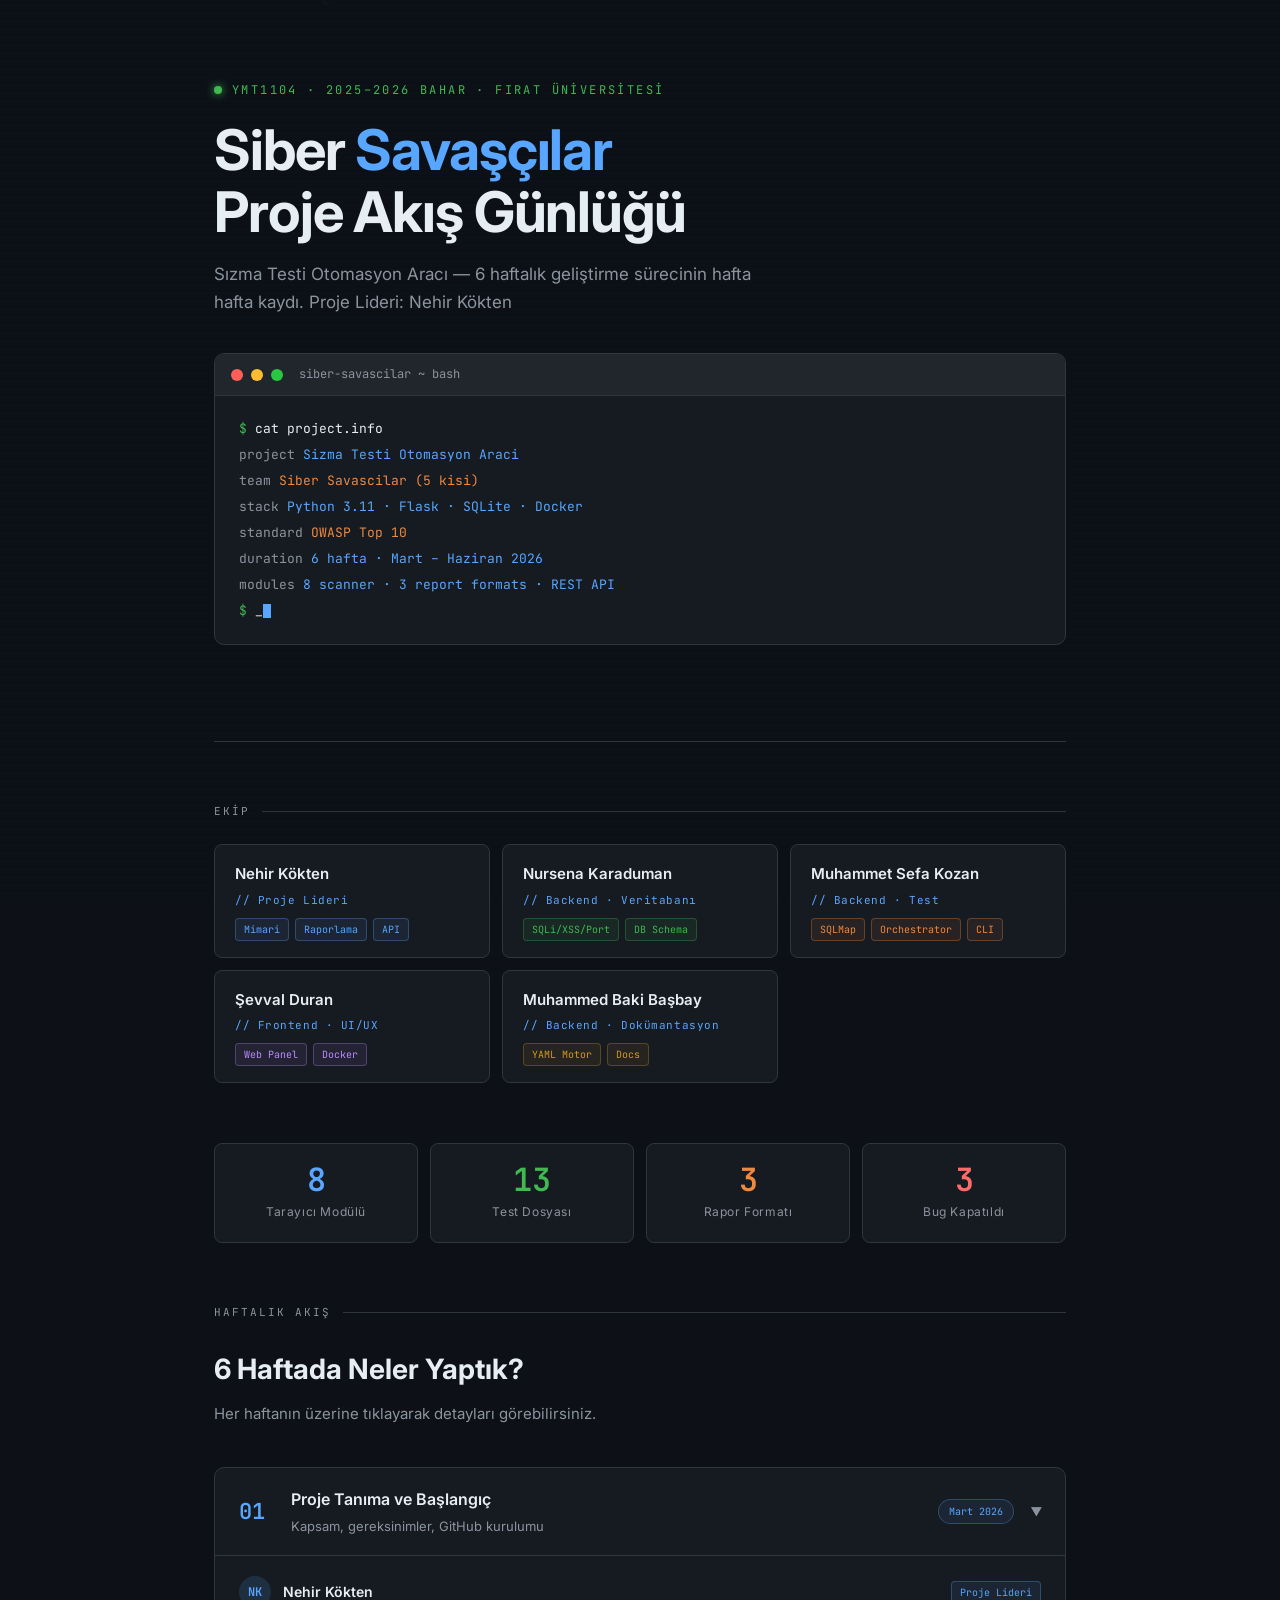
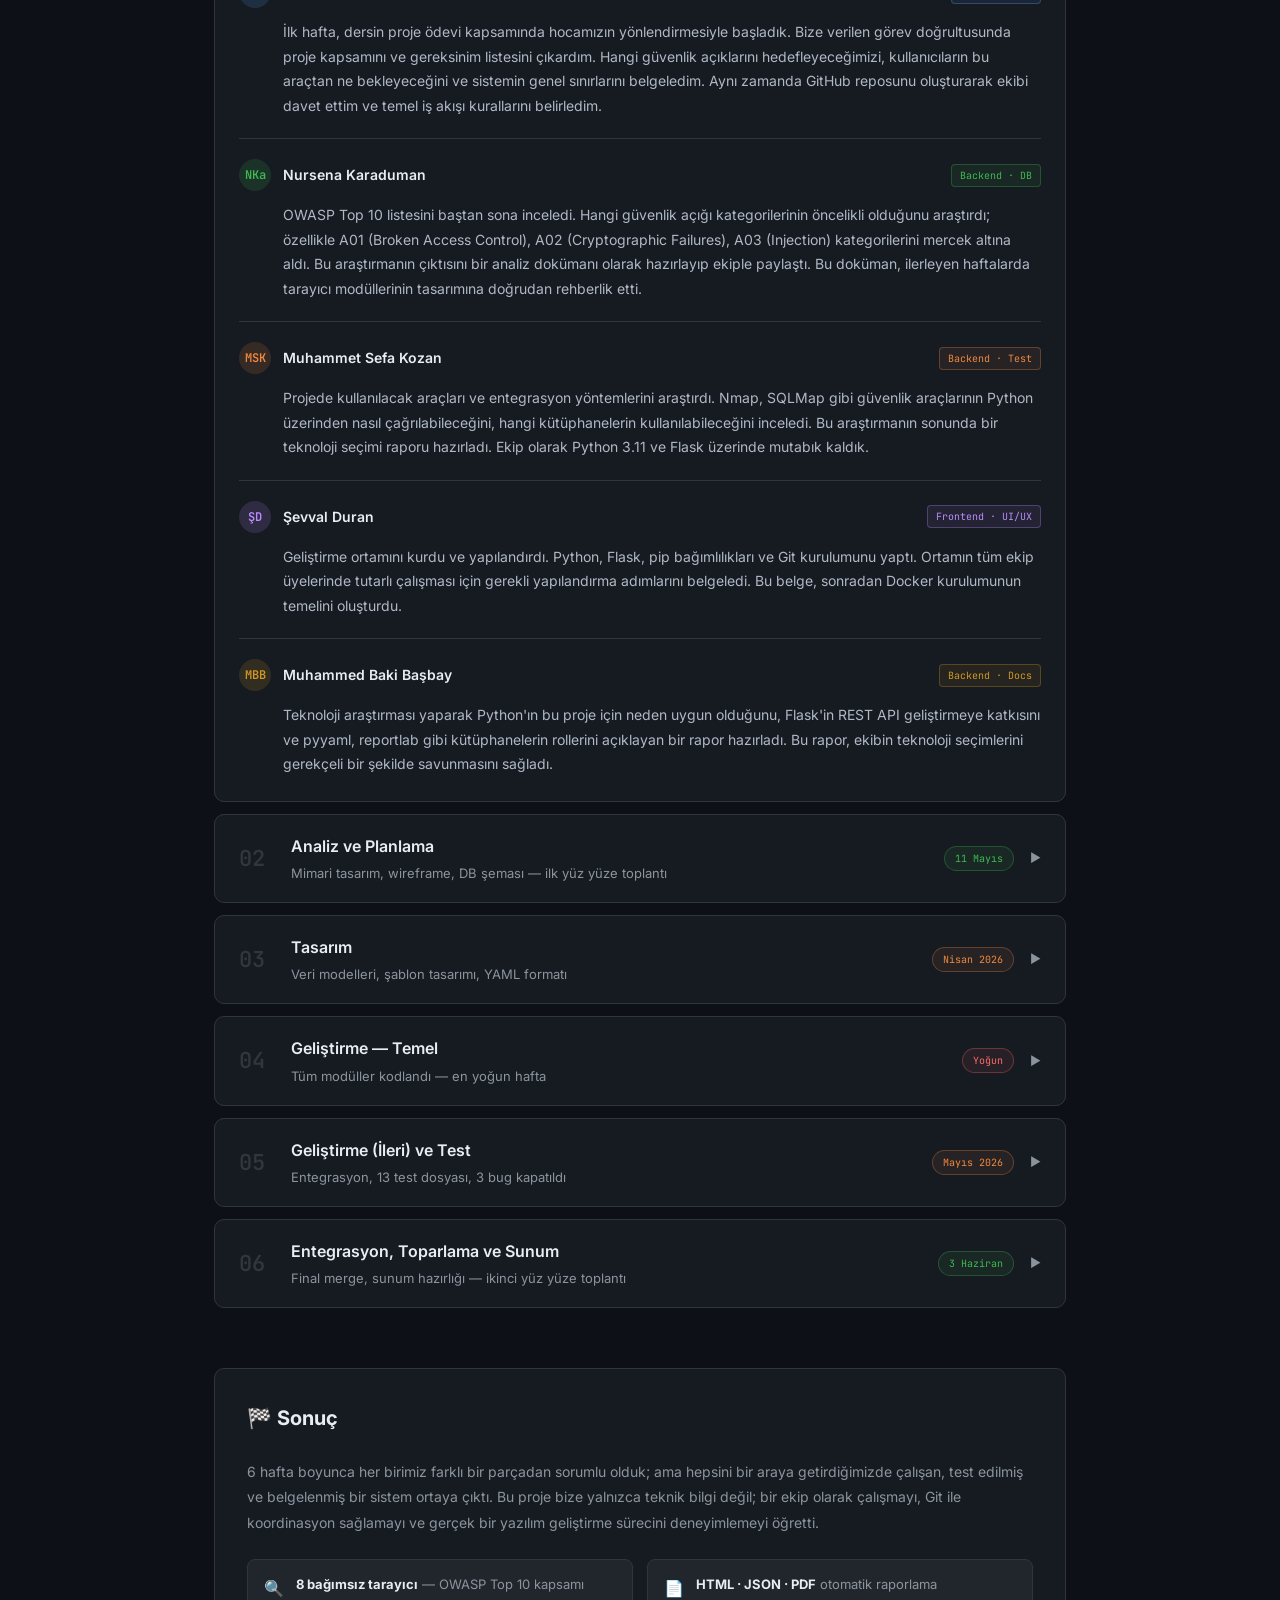
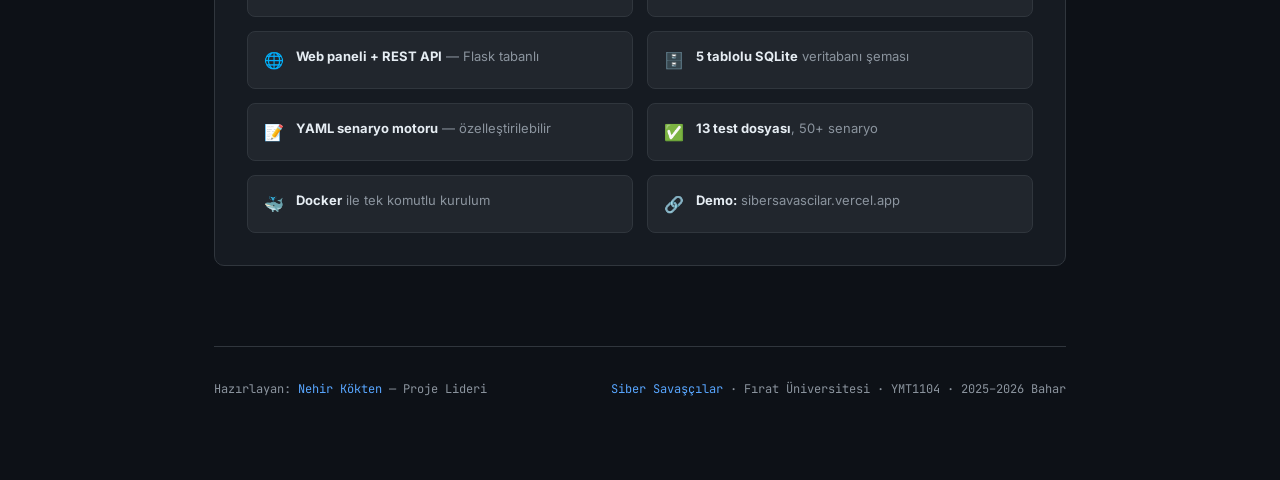
<file: PROJECT_FLOW.html>
<!DOCTYPE html>
<html lang="tr">
<head>
<meta charset="UTF-8">
<meta name="viewport" content="width=device-width, initial-scale=1.0">
<title>Siber Savaşçılar — Proje Akış Günlüğü</title>
<style>
  @import url('https://fonts.googleapis.com/css2?family=JetBrains+Mono:wght@300;400;600&family=Inter:wght@300;400;500;600;700&display=swap');

  :root {
    --bg:       #0D1117;
    --bg2:      #161B22;
    --bg3:      #21262D;
    --border:   #30363D;
    --blue:     #58A6FF;
    --green:    #3FB950;
    --red:      #FF6B6B;
    --orange:   #F0883E;
    --purple:   #BC8CFF;
    --yellow:   #D29922;
    --white:    #E6EDF3;
    --muted:    #8B949E;
    --mono:     'JetBrains Mono', monospace;
    --sans:     'Inter', sans-serif;
  }

  *, *::before, *::after { box-sizing: border-box; margin: 0; padding: 0; }

  html { scroll-behavior: smooth; }

  body {
    background: var(--bg);
    color: var(--white);
    font-family: var(--sans);
    line-height: 1.7;
    overflow-x: hidden;
  }

  /* ── CANVAS BACKGROUND ── */
  #matrix-canvas {
    position: fixed;
    top: 0; left: 0;
    width: 100%; height: 100%;
    opacity: 0.04;
    pointer-events: none;
    z-index: 0;
  }

  /* ── SCAN LINE EFFECT ── */
  body::after {
    content: '';
    position: fixed;
    top: 0; left: 0;
    width: 100%; height: 100%;
    background: repeating-linear-gradient(
      0deg,
      transparent,
      transparent 2px,
      rgba(88, 166, 255, 0.012) 2px,
      rgba(88, 166, 255, 0.012) 4px
    );
    pointer-events: none;
    z-index: 0;
  }

  /* ── LAYOUT ── */
  .wrapper {
    position: relative;
    z-index: 1;
    max-width: 900px;
    margin: 0 auto;
    padding: 0 24px 80px;
  }

  /* ── HERO ── */
  .hero {
    padding: 80px 0 60px;
    border-bottom: 1px solid var(--border);
    margin-bottom: 60px;
  }

  .hero-eyebrow {
    font-family: var(--mono);
    font-size: 12px;
    letter-spacing: 0.2em;
    color: var(--green);
    text-transform: uppercase;
    margin-bottom: 20px;
    display: flex;
    align-items: center;
    gap: 10px;
  }

  .hero-eyebrow::before {
    content: '';
    display: inline-block;
    width: 8px; height: 8px;
    border-radius: 50%;
    background: var(--green);
    box-shadow: 0 0 8px var(--green);
    animation: pulse 2s ease-in-out infinite;
  }

  @keyframes pulse {
    0%, 100% { opacity: 1; box-shadow: 0 0 8px var(--green); }
    50%       { opacity: 0.5; box-shadow: 0 0 2px var(--green); }
  }

  .hero-title {
    font-size: clamp(32px, 6vw, 56px);
    font-weight: 700;
    line-height: 1.1;
    letter-spacing: -0.02em;
    margin-bottom: 16px;
  }

  .hero-title .accent { color: var(--blue); }

  .hero-subtitle {
    font-size: 17px;
    color: var(--muted);
    margin-bottom: 36px;
    max-width: 560px;
  }

  /* ── TERMINAL BLOCK ── */
  .terminal {
    background: var(--bg2);
    border: 1px solid var(--border);
    border-radius: 10px;
    overflow: hidden;
    margin-bottom: 36px;
  }

  .terminal-bar {
    background: var(--bg3);
    padding: 10px 16px;
    display: flex;
    align-items: center;
    gap: 8px;
    border-bottom: 1px solid var(--border);
  }

  .dot { width: 12px; height: 12px; border-radius: 50%; }
  .dot-r { background: #FF5F57; }
  .dot-y { background: #FEBC2E; }
  .dot-g { background: #28C840; }

  .terminal-title {
    font-family: var(--mono);
    font-size: 12px;
    color: var(--muted);
    margin-left: 8px;
  }

  .terminal-body {
    padding: 20px 24px;
    font-family: var(--mono);
    font-size: 13px;
    line-height: 2;
  }

  .t-prompt { color: var(--green); }
  .t-cmd    { color: var(--white); }
  .t-out    { color: var(--muted); }
  .t-val    { color: var(--blue); }
  .t-str    { color: var(--orange); }
  .t-cursor {
    display: inline-block;
    width: 8px; height: 14px;
    background: var(--blue);
    vertical-align: middle;
    animation: blink 1s step-end infinite;
  }

  @keyframes blink { 50% { opacity: 0; } }

  /* ── TEAM TABLE ── */
  .team-grid {
    display: grid;
    grid-template-columns: repeat(auto-fill, minmax(260px, 1fr));
    gap: 12px;
    margin-bottom: 60px;
  }

  .team-card {
    background: var(--bg2);
    border: 1px solid var(--border);
    border-radius: 8px;
    padding: 16px 20px;
    transition: border-color .2s, transform .2s;
  }

  .team-card:hover {
    border-color: var(--blue);
    transform: translateY(-2px);
  }

  .team-card-name {
    font-weight: 600;
    font-size: 15px;
    color: var(--white);
    margin-bottom: 4px;
  }

  .team-card-role {
    font-family: var(--mono);
    font-size: 11px;
    color: var(--blue);
    margin-bottom: 8px;
    letter-spacing: 0.05em;
  }

  .team-card-tags {
    display: flex;
    flex-wrap: wrap;
    gap: 6px;
  }

  .tag {
    font-family: var(--mono);
    font-size: 10px;
    padding: 2px 8px;
    border-radius: 4px;
    border: 1px solid;
  }
  .tag-blue   { color: var(--blue);   border-color: rgba(88,166,255,.3);   background: rgba(88,166,255,.08);   }
  .tag-green  { color: var(--green);  border-color: rgba(63,185,80,.3);    background: rgba(63,185,80,.08);    }
  .tag-orange { color: var(--orange); border-color: rgba(240,136,62,.3);   background: rgba(240,136,62,.08);   }
  .tag-purple { color: var(--purple); border-color: rgba(188,140,255,.3);  background: rgba(188,140,255,.08);  }
  .tag-yellow { color: var(--yellow); border-color: rgba(210,153,34,.3);   background: rgba(210,153,34,.08);   }

  /* ── SECTION HEADERS ── */
  .section-label {
    font-family: var(--mono);
    font-size: 11px;
    letter-spacing: 0.18em;
    text-transform: uppercase;
    color: var(--muted);
    margin-bottom: 24px;
    display: flex;
    align-items: center;
    gap: 12px;
  }

  .section-label::after {
    content: '';
    flex: 1;
    height: 1px;
    background: var(--border);
  }

  .section-title {
    font-size: 28px;
    font-weight: 700;
    color: var(--white);
    margin-bottom: 8px;
  }

  .section-sub {
    font-size: 15px;
    color: var(--muted);
    margin-bottom: 40px;
  }

  /* ── WEEK ACCORDION ── */
  .weeks { display: flex; flex-direction: column; gap: 12px; }

  .week {
    background: var(--bg2);
    border: 1px solid var(--border);
    border-radius: 10px;
    overflow: hidden;
    opacity: 0;
    transform: translateY(16px);
    transition: opacity .5s ease, transform .5s ease, border-color .2s;
  }

  .week.visible { opacity: 1; transform: translateY(0); }

  .week:hover { border-color: rgba(88,166,255,.4); }

  .week-header {
    display: flex;
    align-items: center;
    gap: 16px;
    padding: 18px 24px;
    cursor: pointer;
    user-select: none;
    list-style: none;
  }

  .week-header::-webkit-details-marker { display: none; }

  .week-num {
    font-family: var(--mono);
    font-size: 22px;
    font-weight: 600;
    color: var(--border);
    min-width: 36px;
    transition: color .2s;
  }

  details[open] .week-num { color: var(--blue); }

  .week-meta { flex: 1; }

  .week-title {
    font-size: 16px;
    font-weight: 600;
    color: var(--white);
  }

  .week-desc {
    font-size: 13px;
    color: var(--muted);
    margin-top: 2px;
  }

  .week-badge {
    font-family: var(--mono);
    font-size: 10px;
    padding: 3px 10px;
    border-radius: 20px;
    white-space: nowrap;
  }

  .week-chevron {
    color: var(--muted);
    font-size: 12px;
    transition: transform .3s;
  }

  details[open] .week-chevron { transform: rotate(90deg); }

  .week-body {
    padding: 0 24px 24px;
    border-top: 1px solid var(--border);
  }

  /* ── PERSON ENTRY ── */
  .person-entry {
    padding: 20px 0;
    border-bottom: 1px solid var(--border);
  }

  .person-entry:last-child { border-bottom: none; padding-bottom: 0; }

  .person-head {
    display: flex;
    align-items: center;
    gap: 12px;
    margin-bottom: 12px;
  }

  .person-avatar {
    width: 32px; height: 32px;
    border-radius: 50%;
    display: flex;
    align-items: center;
    justify-content: center;
    font-family: var(--mono);
    font-size: 12px;
    font-weight: 600;
    flex-shrink: 0;
  }

  .person-name {
    font-weight: 600;
    font-size: 14px;
    color: var(--white);
  }

  .person-role-tag {
    font-family: var(--mono);
    font-size: 10px;
    padding: 2px 8px;
    border-radius: 4px;
    margin-left: auto;
  }

  .person-text {
    font-size: 14px;
    color: #B0B8C6;
    line-height: 1.75;
    padding-left: 44px;
  }

  /* ── STATS BAR ── */
  .stats-row {
    display: grid;
    grid-template-columns: repeat(4, 1fr);
    gap: 12px;
    margin: 60px 0;
  }

  .stat-box {
    background: var(--bg2);
    border: 1px solid var(--border);
    border-radius: 8px;
    padding: 20px;
    text-align: center;
    opacity: 0;
    transform: scale(.95);
    transition: opacity .4s ease, transform .4s ease;
  }

  .stat-box.visible { opacity: 1; transform: scale(1); }

  .stat-num {
    font-family: var(--mono);
    font-size: 32px;
    font-weight: 600;
    line-height: 1;
    margin-bottom: 6px;
  }

  .stat-label {
    font-size: 12px;
    color: var(--muted);
    letter-spacing: 0.05em;
  }

  /* ── OUTCOME ── */
  .outcome {
    background: var(--bg2);
    border: 1px solid var(--border);
    border-radius: 10px;
    padding: 32px;
    margin-top: 60px;
  }

  .outcome-title {
    font-size: 20px;
    font-weight: 700;
    color: var(--white);
    margin-bottom: 24px;
    display: flex;
    align-items: center;
    gap: 10px;
  }

  .outcome-grid {
    display: grid;
    grid-template-columns: repeat(auto-fill, minmax(260px, 1fr));
    gap: 14px;
  }

  .outcome-item {
    display: flex;
    align-items: flex-start;
    gap: 12px;
    padding: 14px 16px;
    background: var(--bg3);
    border-radius: 8px;
    border: 1px solid var(--border);
  }

  .outcome-icon {
    font-size: 16px;
    flex-shrink: 0;
    margin-top: 1px;
  }

  .outcome-text {
    font-size: 13px;
    color: var(--muted);
    line-height: 1.6;
  }

  .outcome-text strong { color: var(--white); }

  /* ── MEETING CALLOUT ── */
  .meeting-callout {
    display: flex;
    align-items: flex-start;
    gap: 14px;
    background: rgba(88,166,255,.06);
    border: 1px solid rgba(88,166,255,.25);
    border-left: 3px solid var(--blue);
    border-radius: 8px;
    padding: 16px 20px;
    margin: 16px 24px 0;
    font-size: 13px;
    color: var(--muted);
  }

  .meeting-callout strong { color: var(--blue); }

  /* ── FOOTER ── */
  footer {
    margin-top: 80px;
    padding-top: 32px;
    border-top: 1px solid var(--border);
    display: flex;
    align-items: center;
    justify-content: space-between;
    flex-wrap: gap;
    font-family: var(--mono);
    font-size: 12px;
    color: var(--muted);
    gap: 16px;
  }

  footer span { color: var(--blue); }

  /* ── PROGRESS TRACKER ── */
  .timeline-line {
    position: absolute;
    left: 0;
    top: 0;
    bottom: 0;
    width: 2px;
    background: var(--border);
  }

  /* ── SCROLLBAR ── */
  ::-webkit-scrollbar { width: 6px; }
  ::-webkit-scrollbar-track { background: var(--bg); }
  ::-webkit-scrollbar-thumb { background: var(--border); border-radius: 3px; }
  ::-webkit-scrollbar-thumb:hover { background: var(--muted); }

  /* ── RESPONSIVE ── */
  @media (max-width: 600px) {
    .stats-row { grid-template-columns: repeat(2,1fr); }
    .person-text { padding-left: 0; }
    footer { flex-direction: column; }
  }

  @media (prefers-reduced-motion: reduce) {
    *, *::before, *::after { animation: none !important; transition: none !important; }
  }
</style>
</head>
<body>

<canvas id="matrix-canvas"></canvas>

<div class="wrapper">

  <!-- ── HERO ── -->
  <header class="hero">
    <p class="hero-eyebrow">YMT1104 · 2025–2026 Bahar · Fırat Üniversitesi</p>
    <h1 class="hero-title">
      Siber <span class="accent">Savaşçılar</span><br>
      Proje Akış Günlüğü
    </h1>
    <p class="hero-subtitle">
      Sızma Testi Otomasyon Aracı — 6 haftalık geliştirme sürecinin hafta hafta kaydı.
      Proje Lideri: Nehir Kökten
    </p>

    <div class="terminal">
      <div class="terminal-bar">
        <div class="dot dot-r"></div>
        <div class="dot dot-y"></div>
        <div class="dot dot-g"></div>
        <span class="terminal-title">siber-savascilar ~ bash</span>
      </div>
      <div class="terminal-body">
        <div><span class="t-prompt">$</span> <span class="t-cmd">cat project.info</span></div>
        <div><span class="t-out">project   </span> <span class="t-val">Sizma Testi Otomasyon Araci</span></div>
        <div><span class="t-out">team      </span> <span class="t-str">Siber Savascilar (5 kisi)</span></div>
        <div><span class="t-out">stack     </span> <span class="t-val">Python 3.11 · Flask · SQLite · Docker</span></div>
        <div><span class="t-out">standard  </span> <span class="t-str">OWASP Top 10</span></div>
        <div><span class="t-out">duration  </span> <span class="t-val">6 hafta · Mart – Haziran 2026</span></div>
        <div><span class="t-out">modules   </span> <span class="t-val">8 scanner · 3 report formats · REST API</span></div>
        <div><span class="t-prompt">$</span> <span class="t-cmd">_</span><span class="t-cursor"></span></div>
      </div>
    </div>
  </header>

  <!-- ── TEAM ── -->
  <section>
    <p class="section-label">Ekip</p>
    <div class="team-grid">

      <div class="team-card">
        <div class="team-card-name">Nehir Kökten</div>
        <div class="team-card-role">// Proje Lideri</div>
        <div class="team-card-tags">
          <span class="tag tag-blue">Mimari</span>
          <span class="tag tag-blue">Raporlama</span>
          <span class="tag tag-blue">API</span>
        </div>
      </div>

      <div class="team-card">
        <div class="team-card-name">Nursena Karaduman</div>
        <div class="team-card-role">// Backend · Veritabanı</div>
        <div class="team-card-tags">
          <span class="tag tag-green">SQLi/XSS/Port</span>
          <span class="tag tag-green">DB Schema</span>
        </div>
      </div>

      <div class="team-card">
        <div class="team-card-name">Muhammet Sefa Kozan</div>
        <div class="team-card-role">// Backend · Test</div>
        <div class="team-card-tags">
          <span class="tag tag-orange">SQLMap</span>
          <span class="tag tag-orange">Orchestrator</span>
          <span class="tag tag-orange">CLI</span>
        </div>
      </div>

      <div class="team-card">
        <div class="team-card-name">Şevval Duran</div>
        <div class="team-card-role">// Frontend · UI/UX</div>
        <div class="team-card-tags">
          <span class="tag tag-purple">Web Panel</span>
          <span class="tag tag-purple">Docker</span>
        </div>
      </div>

      <div class="team-card">
        <div class="team-card-name">Muhammed Baki Başbay</div>
        <div class="team-card-role">// Backend · Dokümantasyon</div>
        <div class="team-card-tags">
          <span class="tag tag-yellow">YAML Motor</span>
          <span class="tag tag-yellow">Docs</span>
        </div>
      </div>

    </div>
  </section>

  <!-- ── STATS ── -->
  <div class="stats-row">
    <div class="stat-box"><div class="stat-num" style="color:var(--blue)">8</div><div class="stat-label">Tarayıcı Modülü</div></div>
    <div class="stat-box"><div class="stat-num" style="color:var(--green)">13</div><div class="stat-label">Test Dosyası</div></div>
    <div class="stat-box"><div class="stat-num" style="color:var(--orange)">3</div><div class="stat-label">Rapor Formatı</div></div>
    <div class="stat-box"><div class="stat-num" style="color:var(--red)">3</div><div class="stat-label">Bug Kapatıldı</div></div>
  </div>

  <!-- ── WEEKS ── -->
  <section>
    <p class="section-label">Haftalık Akış</p>
    <h2 class="section-title">6 Haftada Neler Yaptık?</h2>
    <p class="section-sub">Her haftanın üzerine tıklayarak detayları görebilirsiniz.</p>

    <div class="weeks">

      <!-- HAFTA 1 -->
      <details class="week">
        <summary class="week-header">
          <span class="week-num">01</span>
          <div class="week-meta">
            <div class="week-title">Proje Tanıma ve Başlangıç</div>
            <div class="week-desc">Kapsam, gereksinimler, GitHub kurulumu</div>
          </div>
          <span class="week-badge tag tag-blue">Mart 2026</span>
          <span class="week-chevron">▶</span>
        </summary>
        <div class="week-body">

          <div class="person-entry">
            <div class="person-head">
              <div class="person-avatar" style="background:rgba(88,166,255,.15);color:var(--blue)">NK</div>
              <div>
                <div class="person-name">Nehir Kökten</div>
              </div>
              <span class="person-role-tag tag tag-blue">Proje Lideri</span>
            </div>
            <p class="person-text">
              İlk hafta, dersin proje ödevi kapsamında hocamızın yönlendirmesiyle başladık. Bize verilen görev doğrultusunda proje kapsamını ve gereksinim listesini çıkardım. Hangi güvenlik açıklarını hedefleyeceğimizi, kullanıcıların bu araçtan ne bekleyeceğini ve sistemin genel sınırlarını belgeledim. Aynı zamanda GitHub reposunu oluşturarak ekibi davet ettim ve temel iş akışı kurallarını belirledim.
            </p>
          </div>

          <div class="person-entry">
            <div class="person-head">
              <div class="person-avatar" style="background:rgba(63,185,80,.15);color:var(--green)">NKa</div>
              <div><div class="person-name">Nursena Karaduman</div></div>
              <span class="person-role-tag tag tag-green">Backend · DB</span>
            </div>
            <p class="person-text">
              OWASP Top 10 listesini baştan sona inceledi. Hangi güvenlik açığı kategorilerinin öncelikli olduğunu araştırdı; özellikle A01 (Broken Access Control), A02 (Cryptographic Failures), A03 (Injection) kategorilerini mercek altına aldı. Bu araştırmanın çıktısını bir analiz dokümanı olarak hazırlayıp ekiple paylaştı. Bu doküman, ilerleyen haftalarda tarayıcı modüllerinin tasarımına doğrudan rehberlik etti.
            </p>
          </div>

          <div class="person-entry">
            <div class="person-head">
              <div class="person-avatar" style="background:rgba(240,136,62,.15);color:var(--orange)">MSK</div>
              <div><div class="person-name">Muhammet Sefa Kozan</div></div>
              <span class="person-role-tag tag tag-orange">Backend · Test</span>
            </div>
            <p class="person-text">
              Projede kullanılacak araçları ve entegrasyon yöntemlerini araştırdı. Nmap, SQLMap gibi güvenlik araçlarının Python üzerinden nasıl çağrılabileceğini, hangi kütüphanelerin kullanılabileceğini inceledi. Bu araştırmanın sonunda bir teknoloji seçimi raporu hazırladı. Ekip olarak Python 3.11 ve Flask üzerinde mutabık kaldık.
            </p>
          </div>

          <div class="person-entry">
            <div class="person-head">
              <div class="person-avatar" style="background:rgba(188,140,255,.15);color:var(--purple)">ŞD</div>
              <div><div class="person-name">Şevval Duran</div></div>
              <span class="person-role-tag tag tag-purple">Frontend · UI/UX</span>
            </div>
            <p class="person-text">
              Geliştirme ortamını kurdu ve yapılandırdı. Python, Flask, pip bağımlılıkları ve Git kurulumunu yaptı. Ortamın tüm ekip üyelerinde tutarlı çalışması için gerekli yapılandırma adımlarını belgeledi. Bu belge, sonradan Docker kurulumunun temelini oluşturdu.
            </p>
          </div>

          <div class="person-entry">
            <div class="person-head">
              <div class="person-avatar" style="background:rgba(210,153,34,.15);color:var(--yellow)">MBB</div>
              <div><div class="person-name">Muhammed Baki Başbay</div></div>
              <span class="person-role-tag tag tag-yellow">Backend · Docs</span>
            </div>
            <p class="person-text">
              Teknoloji araştırması yaparak Python'ın bu proje için neden uygun olduğunu, Flask'in REST API geliştirmeye katkısını ve pyyaml, reportlab gibi kütüphanelerin rollerini açıklayan bir rapor hazırladı. Bu rapor, ekibin teknoloji seçimlerini gerekçeli bir şekilde savunmasını sağladı.
            </p>
          </div>

        </div>
      </details>

      <!-- HAFTA 2 -->
      <details class="week">
        <summary class="week-header">
          <span class="week-num">02</span>
          <div class="week-meta">
            <div class="week-title">Analiz ve Planlama</div>
            <div class="week-desc">Mimari tasarım, wireframe, DB şeması — ilk yüz yüze toplantı</div>
          </div>
          <span class="week-badge tag tag-green">11 Mayıs</span>
          <span class="week-chevron">▶</span>
        </summary>
        <div class="week-body">

          <div class="meeting-callout">
            📍 <div><strong>İlk Yüz Yüze Toplantı — 11 Mayıs 2026</strong><br>
            Mimari kararlar ve görev dağılımı bu toplantıda netleştirildi.</div>
          </div>

          <div class="person-entry" style="margin-top:16px">
            <div class="person-head">
              <div class="person-avatar" style="background:rgba(88,166,255,.15);color:var(--blue)">NK</div>
              <div><div class="person-name">Nehir Kökten</div></div>
              <span class="person-role-tag tag tag-blue">Proje Lideri</span>
            </div>
            <p class="person-text">
              Raporlama modülünün nasıl çalışması gerektiğini planladım. Raporların hangi formatlarda üretileceğini (HTML, JSON, PDF), hangi bilgileri içereceğini ve kullanıcıya nasıl sunulacağını belirledim. Bu tasarım kararları, ilerleyen haftalarda geliştirilen modülün tam olarak neye benzeyeceğini şekillendirdi. Aynı zamanda proje bağlantılarını ve repo yapısını düzenledim.
            </p>
          </div>

          <div class="person-entry">
            <div class="person-head">
              <div class="person-avatar" style="background:rgba(63,185,80,.15);color:var(--green)">NKa</div>
              <div><div class="person-name">Nursena Karaduman</div></div>
              <span class="person-role-tag tag tag-green">Backend · DB</span>
            </div>
            <p class="person-text">
              Tarama motorunun modüler mimarisini tasarladı. "Her tarayıcı bağımsız bir modül olsun, hepsi aynı arayüzden türesin" kararı bu haftada alındı. <code>BaseScanner</code> soyut sınıfının arayüzü çizildi. Ayrıca modüller arası veri akışını tanımladı; <code>ScanResult</code> ve <code>Vulnerability</code> veri modellerinin genel yapısı bu çalışmadan çıktı.
            </p>
          </div>

          <div class="person-entry">
            <div class="person-head">
              <div class="person-avatar" style="background:rgba(240,136,62,.15);color:var(--orange)">MSK</div>
              <div><div class="person-name">Muhammet Sefa Kozan</div></div>
              <span class="person-role-tag tag tag-orange">Backend · Test</span>
            </div>
            <p class="person-text">
              Veritabanı şemasını ve kimlik doğrulama mekanizmasını tasarladı. 5 tablolu SQLite şeması bu hafta kağıda döküldü: kullanıcılar, tarama yapılandırmaları, taramalar, zafiyetler ve raporlar. Ayrıca URL doğrulama katmanının güvenlik gereksinimlerini (SSRF, CRLF koruması) belirledi.
            </p>
          </div>

          <div class="person-entry">
            <div class="person-head">
              <div class="person-avatar" style="background:rgba(188,140,255,.15);color:var(--purple)">ŞD</div>
              <div><div class="person-name">Şevval Duran</div></div>
              <span class="person-role-tag tag tag-purple">Frontend · UI/UX</span>
            </div>
            <p class="person-text">
              Web tabanlı yönetim panelinin wireframe tasarımını yaptı. Panelin hangi ekranlardan oluşacağını (Dashboard, Yeni Tarama, Tarama Geçmişi, Raporlar, Senaryolar), navigasyonun nasıl işleyeceğini ve görsel hiyerarşiyi belirledi. Bu wireframe'ler, geliştirme sürecinde sürekli başvurduğumuz referans noktaları oldu.
            </p>
          </div>

          <div class="person-entry">
            <div class="person-head">
              <div class="person-avatar" style="background:rgba(210,153,34,.15);color:var(--yellow)">MBB</div>
              <div><div class="person-name">Muhammed Baki Başbay</div></div>
              <span class="person-role-tag tag tag-yellow">Backend · Docs</span>
            </div>
            <p class="person-text">
              Özelleştirilebilir test senaryolarının nasıl çalışması gerektiğini araştırdı. Kullanıcıların kendi testlerini yazabileceği bir altyapı için YAML formatının uygun olacağına karar verdi. Nuclei projesinin şablon yapısını inceleyerek kendi senaryo formatımızın temellerini attı.
            </p>
          </div>

        </div>
      </details>

      <!-- HAFTA 3 -->
      <details class="week">
        <summary class="week-header">
          <span class="week-num">03</span>
          <div class="week-meta">
            <div class="week-title">Tasarım</div>
            <div class="week-desc">Veri modelleri, şablon tasarımı, YAML formatı</div>
          </div>
          <span class="week-badge tag tag-orange">Nisan 2026</span>
          <span class="week-chevron">▶</span>
        </summary>
        <div class="week-body">

          <div class="person-entry">
            <div class="person-head">
              <div class="person-avatar" style="background:rgba(88,166,255,.15);color:var(--blue)">NK</div>
              <div><div class="person-name">Nehir Kökten</div></div>
              <span class="person-role-tag tag tag-blue">Proje Lideri</span>
            </div>
            <p class="person-text">
              Raporlama modülünün HTML şablonunu tasarladım. Raporun görsel düzeni bu hafta şekillendi: koyu arka plan, renk kodlu zafiyet kartları (kırmızı=kritik, turuncu=yüksek), yönetici özeti bölümü ve CWE referans numaraları. Bunun yanında <code>ReportGenerator</code> sınıfının iskeletini ve metot imzalarını yazdım.
            </p>
          </div>

          <div class="person-entry">
            <div class="person-head">
              <div class="person-avatar" style="background:rgba(63,185,80,.15);color:var(--green)">NKa</div>
              <div><div class="person-name">Nursena Karaduman</div></div>
              <span class="person-role-tag tag tag-green">Backend · DB</span>
            </div>
            <p class="person-text">
              <code>models.py</code> dosyasını yazdı. <code>Severity</code>, <code>VulnType</code>, <code>ScanStatus</code>, <code>Vulnerability</code>, <code>ScanResult</code> sınıfları bu dosyada hayata geçti. Bu modeller projenin ortak dili oldu; tüm tarayıcılar aynı <code>Vulnerability</code> nesnesini üretmeye başladı. Ayrıca <code>BaseScanner</code> soyut sınıfını ve <code>SCANNER_REGISTRY</code> sözlüğünü oluşturdu.
            </p>
          </div>

          <div class="person-entry">
            <div class="person-head">
              <div class="person-avatar" style="background:rgba(240,136,62,.15);color:var(--orange)">MSK</div>
              <div><div class="person-name">Muhammet Sefa Kozan</div></div>
              <span class="person-role-tag tag tag-orange">Backend · Test</span>
            </div>
            <p class="person-text">
              SQLMap entegrasyon modülünün tasarımını yaptı. SQLMap'in sistemde kurulu olup olmadığını kontrol eden, varsa subprocess ile çalıştıran, yoksa kendi SQLi tarayıcımıza düşen fallback mekanizmasını tasarladı. Ayrıca <code>URLValidator</code> ve <code>TargetValidator</code> sınıflarının güvenlik gereksinimlerini kodlamaya başladı.
            </p>
          </div>

          <div class="person-entry">
            <div class="person-head">
              <div class="person-avatar" style="background:rgba(188,140,255,.15);color:var(--purple)">ŞD</div>
              <div><div class="person-name">Şevval Duran</div></div>
              <span class="person-role-tag tag tag-purple">Frontend · UI/UX</span>
            </div>
            <p class="person-text">
              Web arayüzünün HTML iskeletini ve CSS değişkenlerini yazmaya başladı. Koyu tema için renk paletini ve sayfa düzenini oluşturdu. Sidebar navigasyonu ve ana içerik alanının yapısı bu haftada kodlandı.
            </p>
          </div>

          <div class="person-entry">
            <div class="person-head">
              <div class="person-avatar" style="background:rgba(210,153,34,.15);color:var(--yellow)">MBB</div>
              <div><div class="person-name">Muhammed Baki Başbay</div></div>
              <span class="person-role-tag tag tag-yellow">Backend · Docs</span>
            </div>
            <p class="person-text">
              YAML senaryo formatını kesinleştirdi. <code>id</code>, <code>info</code> (name, severity, cwe, remediation) ve <code>requests</code> (method, path, matchers) alanlarından oluşan format bu hafta son halini aldı. <code>status</code>, <code>word</code> ve <code>regex</code> matcher türleri ile AND/OR koşul mantığı tasarlandı.
            </p>
          </div>

        </div>
      </details>

      <!-- HAFTA 4 -->
      <details class="week">
        <summary class="week-header">
          <span class="week-num">04</span>
          <div class="week-meta">
            <div class="week-title">Geliştirme — Temel</div>
            <div class="week-desc">Tüm modüller kodlandı — en yoğun hafta</div>
          </div>
          <span class="week-badge tag tag-red" style="color:var(--red);border-color:rgba(255,107,107,.3);background:rgba(255,107,107,.08)">Yoğun</span>
          <span class="week-chevron">▶</span>
        </summary>
        <div class="week-body">

          <div class="person-entry">
            <div class="person-head">
              <div class="person-avatar" style="background:rgba(88,166,255,.15);color:var(--blue)">NK</div>
              <div><div class="person-name">Nehir Kökten</div></div>
              <span class="person-role-tag tag tag-blue">Proje Lideri</span>
            </div>
            <p class="person-text">
              <code>ReportGenerator</code> sınıfını tamamladım. <code>generate_html()</code>, <code>generate_json()</code> ve <code>generate_pdf()</code> metodlarını yazdım. PDF üretimi için reportlab kütüphanesini entegre ettim; Türkçe karakter desteği için DejaVu Sans fontlarını projeye ekledim. Flask API sunucusunun temel endpoint'lerini (<code>/api/scans</code>, <code>/api/scans/&lt;id&gt;/report</code>) yazdım.
            </p>
          </div>

          <div class="person-entry">
            <div class="person-head">
              <div class="person-avatar" style="background:rgba(63,185,80,.15);color:var(--green)">NKa</div>
              <div><div class="person-name">Nursena Karaduman</div></div>
              <span class="person-role-tag tag tag-green">Backend · DB</span>
            </div>
            <p class="person-text">
              <code>database.py</code> dosyasını yazdı. 5 tablolu SQLite şeması, <code>PRAGMA foreign_keys = ON</code> ile referans bütünlüğü, <code>@contextmanager</code> ile otomatik commit/rollback bu dosyada hayata geçti. Ardından en kritik tarayıcıları yazdı: <code>sqli_scanner.py</code> (hata tabanlı ve time-based blind SQLi), <code>xss_scanner.py</code> (HTML, attribute, SVG, JS bağlamları), <code>port_scanner.py</code> (Nmap + socket fallback, 20+ port). O haftada en fazla kod satırı yazan ekip üyesiydi.
            </p>
          </div>

          <div class="person-entry">
            <div class="person-head">
              <div class="person-avatar" style="background:rgba(240,136,62,.15);color:var(--orange)">MSK</div>
              <div><div class="person-name">Muhammet Sefa Kozan</div></div>
              <span class="person-role-tag tag tag-orange">Backend · Test</span>
            </div>
            <p class="person-text">
              <code>sqlmap_scanner.py</code> modülünü ve <code>orchestrator.py</code>'yi yazdı. Orchestrator, tüm sistemi bir arada tutan koordinatör modüldü; URL normalize etme, modülleri sıraya koyma, sonuçları toplama ve veritabanına yazma akışını yönetti. <code>cli.py</code> arayüzünü ve <code>requirements.txt</code> ile <code>setup.py</code> dosyalarını da tamamladı.
            </p>
          </div>

          <div class="person-entry">
            <div class="person-head">
              <div class="person-avatar" style="background:rgba(188,140,255,.15);color:var(--purple)">ŞD</div>
              <div><div class="person-name">Şevval Duran</div></div>
              <span class="person-role-tag tag tag-purple">Frontend · UI/UX</span>
            </div>
            <p class="person-text">
              Web arayüzünü (<code>index.html</code>, <code>style.css</code>, <code>script.js</code>) tamamladı. Dashboard istatistik kartları, tarama başlatma formu, tarama geçmişi tablosu ve gerçek zamanlı durum güncellemelerini yazdı. <code>API</code> nesnesiyle Flask endpoint'lerine bağlandı. Docker ve <code>docker-compose.yml</code> yapılandırmasını hazırladı.
            </p>
          </div>

          <div class="person-entry">
            <div class="person-head">
              <div class="person-avatar" style="background:rgba(210,153,34,.15);color:var(--yellow)">MBB</div>
              <div><div class="person-name">Muhammed Baki Başbay</div></div>
              <span class="person-role-tag tag tag-yellow">Backend · Docs</span>
            </div>
            <p class="person-text">
              <code>ScenarioScanner</code> sınıfını yazdı. <code>scenarios_data/</code> klasöründeki tüm <code>.yaml</code> dosyalarını otomatik yükleyen, matcher'ları çalıştıran ve <code>Vulnerability</code> nesnesi üreten motoru hayata geçirdi. Hatalı YAML dosyalarının sistemi çöktürmemesi için hata yönetimi ekledi.
            </p>
          </div>

        </div>
      </details>

      <!-- HAFTA 5 -->
      <details class="week">
        <summary class="week-header">
          <span class="week-num">05</span>
          <div class="week-meta">
            <div class="week-title">Geliştirme (İleri) ve Test</div>
            <div class="week-desc">Entegrasyon, 13 test dosyası, 3 bug kapatıldı</div>
          </div>
          <span class="week-badge tag tag-orange">Mayıs 2026</span>
          <span class="week-chevron">▶</span>
        </summary>
        <div class="week-body">

          <div class="person-entry">
            <div class="person-head">
              <div class="person-avatar" style="background:rgba(88,166,255,.15);color:var(--blue)">NK</div>
              <div><div class="person-name">Nehir Kökten</div></div>
              <span class="person-role-tag tag tag-blue">Proje Lideri</span>
            </div>
            <p class="person-text">
              API katmanını tamamladım. <code>/api/stats</code>, <code>/api/scans/&lt;id&gt;/report.pdf</code>, <code>/api/scans/&lt;id&gt;/report.json</code>, <code>/api/scanners</code>, <code>/api/scenarios</code> endpoint'lerini yazdım. Raporlama modülünün API üzerinden doğru çalıştığını test ettim. Ayrıca sistem mimarisi ve kurulum dokümantasyonunu (<code>MIMARI.md</code>, <code>KURULUM.md</code>) yazdım.
            </p>
          </div>

          <div class="person-entry">
            <div class="person-head">
              <div class="person-avatar" style="background:rgba(63,185,80,.15);color:var(--green)">NKa</div>
              <div><div class="person-name">Nursena Karaduman</div></div>
              <span class="person-role-tag tag tag-green">Backend · DB</span>
            </div>
            <p class="person-text">
              <code>access_control_scanner.py</code> ve <code>sensitive_data_scanner.py</code> modüllerini tamamladı. Bu modüllerle birlikte sistemimiz 8 bağımsız tarayıcıya ulaştı. Ardından 9 birim test dosyası yazdı; testler gerçek bir HTTP sunucu açarak kasıtlı güvenlik açığı içeren sayfalara istek gönderiyordu.
            </p>
          </div>

          <div class="person-entry">
            <div class="person-head">
              <div class="person-avatar" style="background:rgba(240,136,62,.15);color:var(--orange)">MSK</div>
              <div><div class="person-name">Muhammet Sefa Kozan</div></div>
              <span class="person-role-tag tag tag-orange">Backend · Test</span>
            </div>
            <p class="person-text">
              Sistemde 3 kritik bug tespit edildi ve kapatıldı. <strong>BUG-001:</strong> Türkçe karakter içeren dosya adları hata veriyordu → ASCII dönüşümüyle çözüldü. <strong>BUG-002:</strong> Veritabanı import sırasında oluşuyordu → lazy initialization ile giderildi. <strong>BUG-003:</strong> Kendi SQL sorgularımızda f-string kullanımı güvenlik açığı oluşturuyordu → parametreli sorgulara geçildi. Ayrıca <code>test_orchestrator.py</code> yazıldı.
            </p>
          </div>

          <div class="person-entry">
            <div class="person-head">
              <div class="person-avatar" style="background:rgba(188,140,255,.15);color:var(--purple)">ŞD</div>
              <div><div class="person-name">Şevval Duran</div></div>
              <span class="person-role-tag tag tag-purple">Frontend · UI/UX</span>
            </div>
            <p class="person-text">
              Docker kurulumunu test etti ve <code>baslat.sh</code> betiğini yazdı. Web arayüzünde son düzenlemeleri yaptı; mobil uyumluluk, tooltip açıklamaları ve hata mesajları eklendi. <code>test_api.py</code> dosyasını yazdı; tüm Flask endpoint'lerinin doğru yanıt verdiğini doğruladı.
            </p>
          </div>

          <div class="person-entry">
            <div class="person-head">
              <div class="person-avatar" style="background:rgba(210,153,34,.15);color:var(--yellow)">MBB</div>
              <div><div class="person-name">Muhammed Baki Başbay</div></div>
              <span class="person-role-tag tag tag-yellow">Backend · Docs</span>
            </div>
            <p class="person-text">
              3 hazır OWASP senaryosu yazdı: <code>01-gizli-admin-panel.yaml</code> (CWE-284, High), <code>02-backup-file-exposure.yaml</code> (CWE-530, Critical), <code>03-git-exposure.yaml</code> (CWE-538, High). <code>test_scenarios.py</code> ile senaryo motorunun doğru çalıştığını test etti. <code>GOREV_DURUMU.md</code> dosyasını güncelledi.
            </p>
          </div>

        </div>
      </details>

      <!-- HAFTA 6 -->
      <details class="week">
        <summary class="week-header">
          <span class="week-num">06</span>
          <div class="week-meta">
            <div class="week-title">Entegrasyon, Toparlama ve Sunum</div>
            <div class="week-desc">Final merge, sunum hazırlığı — ikinci yüz yüze toplantı</div>
          </div>
          <span class="week-badge tag tag-green">3 Haziran</span>
          <span class="week-chevron">▶</span>
        </summary>
        <div class="week-body">

          <div class="meeting-callout">
            📍 <div><strong>Son Yüz Yüze Toplantı — 3 Haziran 2026</strong><br>
            Tüm modüller ilk kez bir arada çalıştırıldı. Entegrasyon sorunları canlı olarak çözüldü.
            </div>
          </div>

          <div class="person-entry" style="margin-top:16px">
            <div class="person-head">
              <div class="person-avatar" style="background:rgba(88,166,255,.15);color:var(--blue)">NK</div>
              <div><div class="person-name">Nehir Kökten</div></div>
              <span class="person-role-tag tag tag-blue">Proje Lideri</span>
            </div>
            <p class="person-text">
              Sunum dosyasını ve bu proje akış raporunu hazırladım. Sistemin son halini uçtan uca test ettim; gerçek bir hedef URL'ye tarama başlatıp HTML, PDF ve JSON raporlarının üretildiğini doğruladım. Tüm dokümantasyonu gözden geçirdim ve <code>README.md</code>'yi güncelledim. Ekibin çalışmalarını final branch'lerinde birleştirip main'e merge ettim.
            </p>
          </div>

          <div class="person-entry">
            <div class="person-head">
              <div class="person-avatar" style="background:rgba(63,185,80,.15);color:var(--green)">NKa</div>
              <div><div class="person-name">Nursena Karaduman</div></div>
              <span class="person-role-tag tag tag-green">Backend · DB</span>
            </div>
            <p class="person-text">
              Kalan 2 bug'ı kapattı. Veritabanı ve model testlerini son kez çalıştırdı; tüm testlerin geçtiğini doğruladı. Kod dokümantasyonunu gözden geçirdi ve eksik docstring'leri tamamladı.
            </p>
          </div>

          <div class="person-entry">
            <div class="person-head">
              <div class="person-avatar" style="background:rgba(240,136,62,.15);color:var(--orange)">MSK</div>
              <div><div class="person-name">Muhammet Sefa Kozan</div></div>
              <span class="person-role-tag tag tag-orange">Backend · Test</span>
            </div>
            <p class="person-text">
              Entegrasyon testlerini çalıştırdı. Orchestrator'ın tüm 8 modülü doğru sırayla çalıştırdığını, sonuçların veritabanına yazıldığını ve API'nin doğru yanıt verdiğini doğruladı. Güvenlik açığı raporunu hazırladı; tespit edilen 3 bug'ın nasıl bulunduğunu ve nasıl kapatıldığını belgeledi.
            </p>
          </div>

          <div class="person-entry">
            <div class="person-head">
              <div class="person-avatar" style="background:rgba(188,140,255,.15);color:var(--purple)">ŞD</div>
              <div><div class="person-name">Şevval Duran</div></div>
              <span class="person-role-tag tag tag-purple">Frontend · UI/UX</span>
            </div>
            <p class="person-text">
              Sistemin Docker üzerinde sıfırdan kurulumunu test etti. Farklı tarayıcılarda web arayüzünün düzgün görüntülendiğini kontrol etti. <code>DAGITIM_PLANI.md</code> ve <code>KOMUTLAR.md</code> dosyalarını gözden geçirdi.
            </p>
          </div>

          <div class="person-entry">
            <div class="person-head">
              <div class="person-avatar" style="background:rgba(210,153,34,.15);color:var(--yellow)">MBB</div>
              <div><div class="person-name">Muhammed Baki Başbay</div></div>
              <span class="person-role-tag tag tag-yellow">Backend · Docs</span>
            </div>
            <p class="person-text">
              Tüm dokümantasyonu son değişikliklere göre güncelledi. <code>docs/</code> klasöründeki dosyaları kontrol etti. Sunum hazırlıklarına katkı sağladı ve projenin GitHub sayfasını düzenledi.
            </p>
          </div>

        </div>
      </details>

    </div>
  </section>

  <!-- ── OUTCOME ── -->
  <div class="outcome">
    <div class="outcome-title">
      🏁 Sonuç
    </div>
    <p style="font-size:14px;color:var(--muted);margin-bottom:24px;line-height:1.8">
      6 hafta boyunca her birimiz farklı bir parçadan sorumlu olduk; ama hepsini bir araya getirdiğimizde çalışan, test edilmiş ve belgelenmiş bir sistem ortaya çıktı. Bu proje bize yalnızca teknik bilgi değil; bir ekip olarak çalışmayı, Git ile koordinasyon sağlamayı ve gerçek bir yazılım geliştirme sürecini deneyimlemeyi öğretti.
    </p>
    <div class="outcome-grid">
      <div class="outcome-item">
        <span class="outcome-icon">🔍</span>
        <div class="outcome-text"><strong>8 bağımsız tarayıcı</strong> — OWASP Top 10 kapsamı</div>
      </div>
      <div class="outcome-item">
        <span class="outcome-icon">📄</span>
        <div class="outcome-text"><strong>HTML · JSON · PDF</strong> otomatik raporlama</div>
      </div>
      <div class="outcome-item">
        <span class="outcome-icon">🌐</span>
        <div class="outcome-text"><strong>Web paneli + REST API</strong> — Flask tabanlı</div>
      </div>
      <div class="outcome-item">
        <span class="outcome-icon">🗄️</span>
        <div class="outcome-text"><strong>5 tablolu SQLite</strong> veritabanı şeması</div>
      </div>
      <div class="outcome-item">
        <span class="outcome-icon">📝</span>
        <div class="outcome-text"><strong>YAML senaryo motoru</strong> — özelleştirilebilir</div>
      </div>
      <div class="outcome-item">
        <span class="outcome-icon">✅</span>
        <div class="outcome-text"><strong>13 test dosyası</strong>, 50+ senaryo</div>
      </div>
      <div class="outcome-item">
        <span class="outcome-icon">🐳</span>
        <div class="outcome-text"><strong>Docker</strong> ile tek komutlu kurulum</div>
      </div>
      <div class="outcome-item">
        <span class="outcome-icon">🔗</span>
        <div class="outcome-text"><strong>Demo:</strong> sibersavascilar.vercel.app</div>
      </div>
    </div>
  </div>

  <!-- ── FOOTER ── -->
  <footer>
    <div>
      Hazırlayan: <span>Nehir Kökten</span> — Proje Lideri
    </div>
    <div>
      <span>Siber Savaşçılar</span> · Fırat Üniversitesi · YMT1104 · 2025–2026 Bahar
    </div>
  </footer>

</div>

<script>
// ── MATRIX RAIN ──────────────────────────────────────────────────────────
const canvas = document.getElementById('matrix-canvas');
const ctx    = canvas.getContext('2d');

function resizeCanvas() {
  canvas.width  = window.innerWidth;
  canvas.height = window.innerHeight;
}
resizeCanvas();
window.addEventListener('resize', resizeCanvas);

const CHARS = '0123456789ABCDEF';
const FONT_SIZE = 14;
let columns, drops;

function initMatrix() {
  columns = Math.floor(canvas.width / FONT_SIZE);
  drops   = Array.from({ length: columns }, () => Math.random() * -100);
}
initMatrix();
window.addEventListener('resize', initMatrix);

function drawMatrix() {
  ctx.fillStyle = 'rgba(13,17,23,0.05)';
  ctx.fillRect(0, 0, canvas.width, canvas.height);
  ctx.fillStyle = '#58A6FF';
  ctx.font      = FONT_SIZE + 'px JetBrains Mono, monospace';

  for (let i = 0; i < drops.length; i++) {
    const char = CHARS[Math.floor(Math.random() * CHARS.length)];
    ctx.fillText(char, i * FONT_SIZE, drops[i] * FONT_SIZE);
    if (drops[i] * FONT_SIZE > canvas.height && Math.random() > 0.975) drops[i] = 0;
    drops[i] += 0.4;
  }
}

setInterval(drawMatrix, 60);

// ── INTERSECTION OBSERVER (scroll reveal) ────────────────────────────────
const observer = new IntersectionObserver((entries) => {
  entries.forEach((e, i) => {
    if (e.isIntersecting) {
      setTimeout(() => e.target.classList.add('visible'), i * 80);
      observer.unobserve(e.target);
    }
  });
}, { threshold: 0.05 });

document.querySelectorAll('.week, .stat-box').forEach(el => observer.observe(el));

// ── OPEN FIRST WEEK BY DEFAULT ────────────────────────────────────────────
const firstWeek = document.querySelector('details.week');
if (firstWeek) firstWeek.open = true;
</script>

</body>
</html>
</file>
